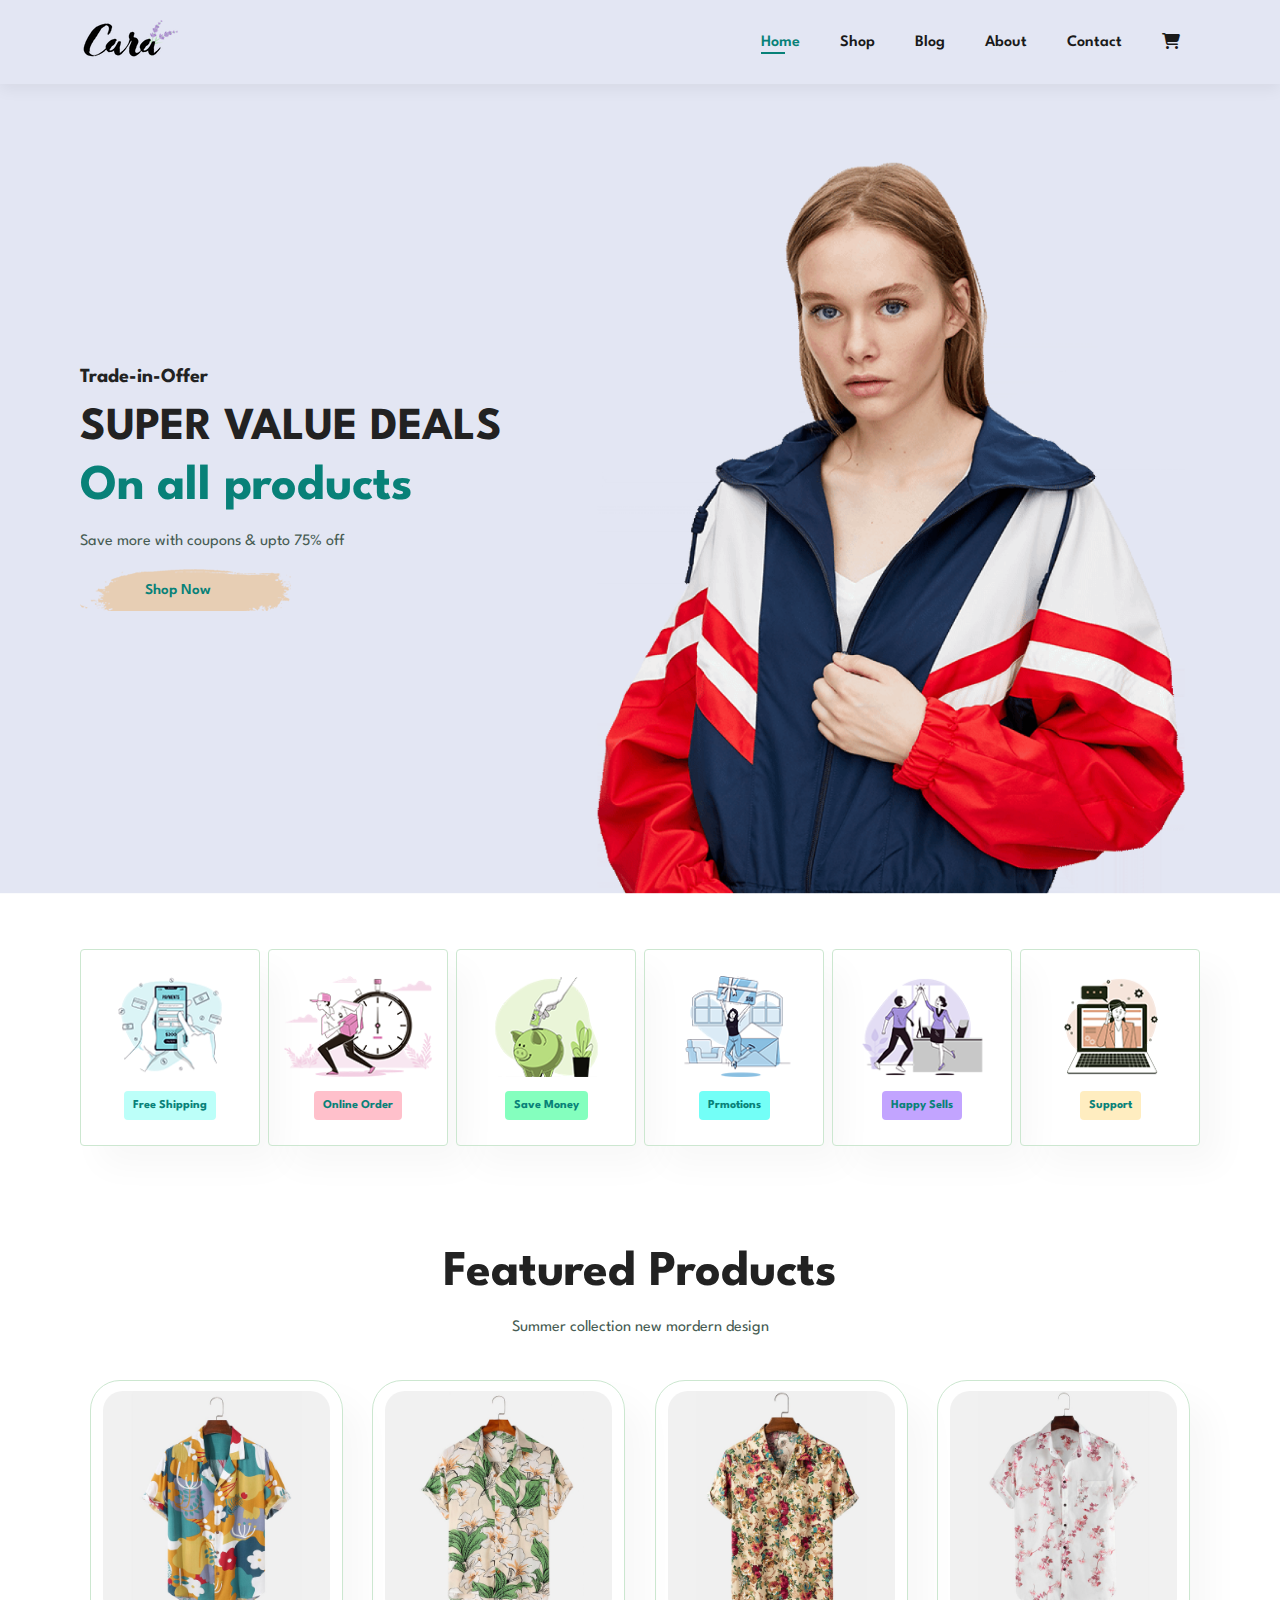
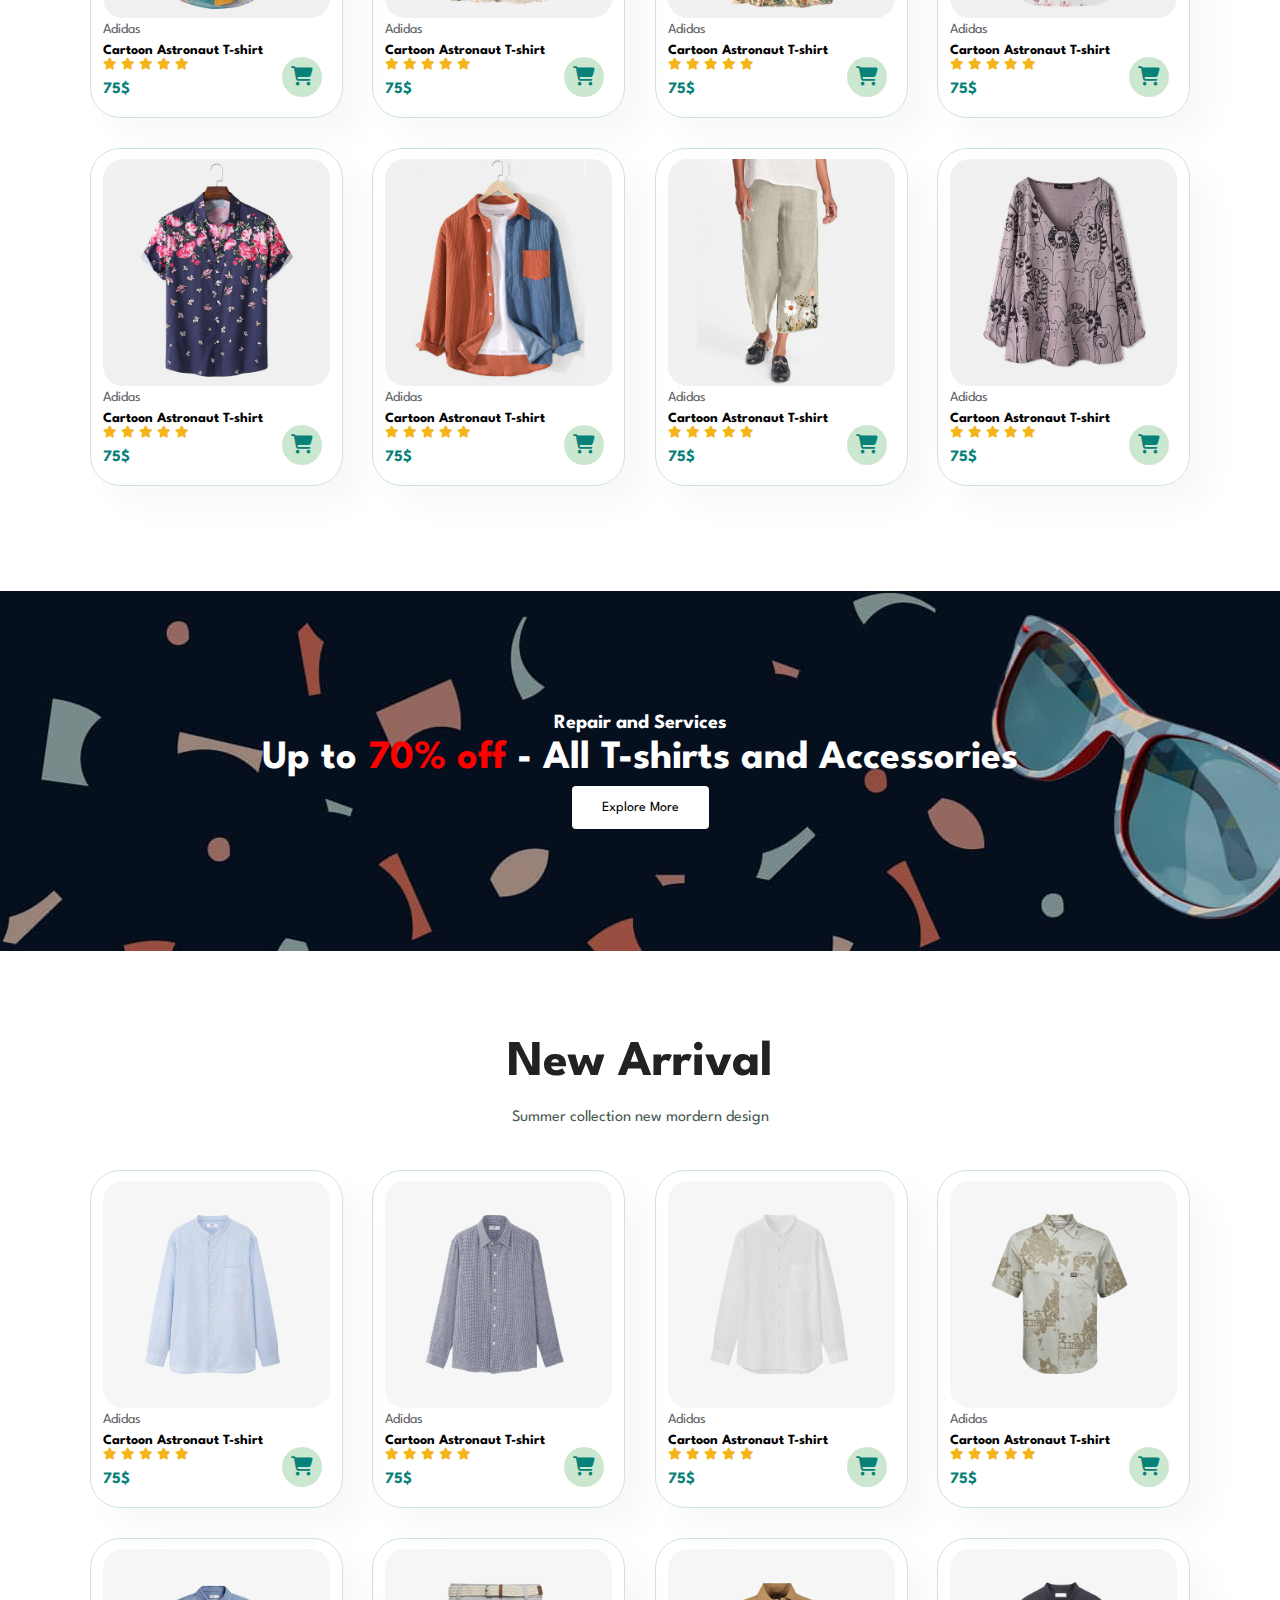
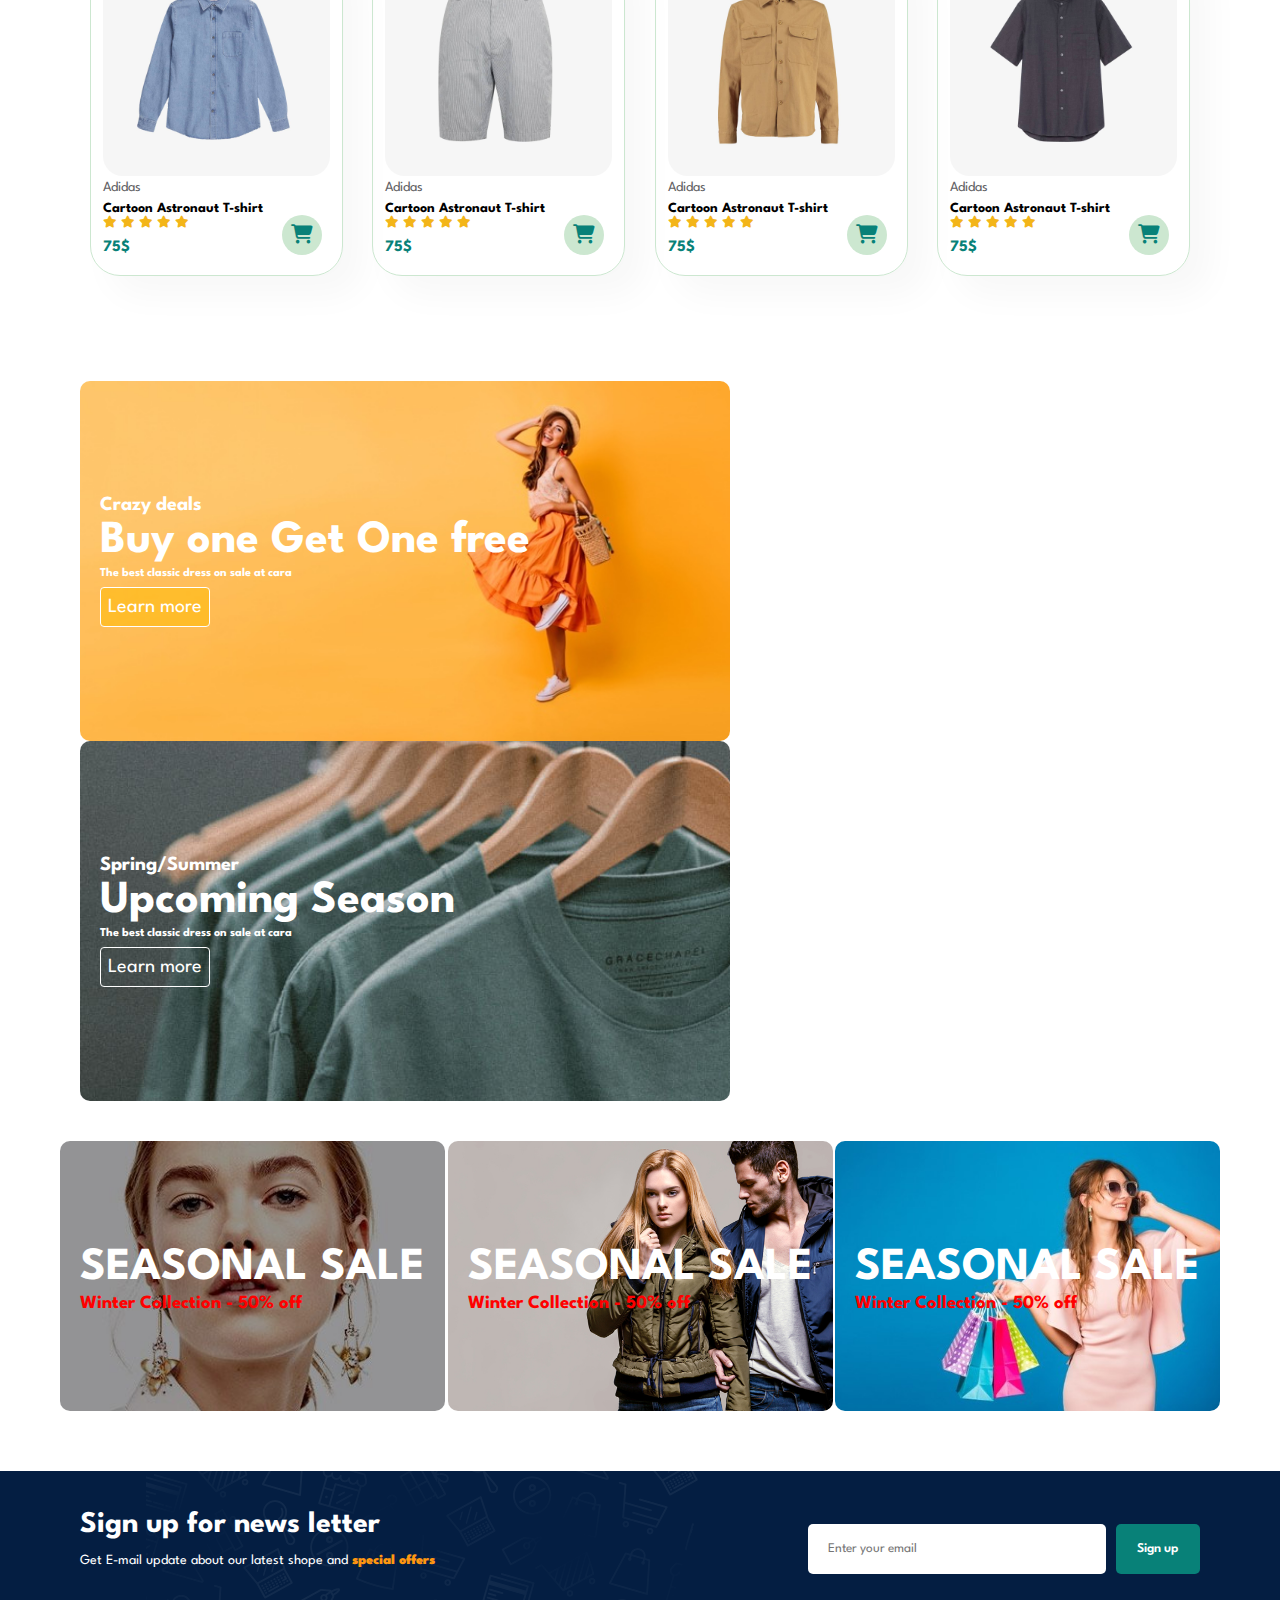
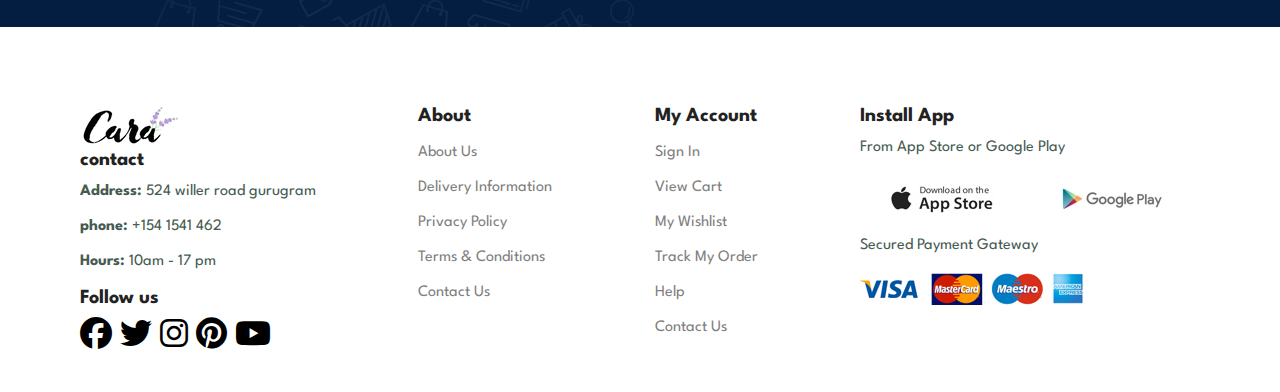
<file: index.html>
<!DOCTYPE html>
<html lang="en">

    <head>
        <meta charset="UTF-8">
        <meta http-equiv="X-UA-Compatible" content="IE=edge">
        <meta name="viewport" content="width=device-width, initial-scale=1.0">
        <title>Tech2etc Ecommerce Tutorial</title>
        <link rel="stylesheet" href="https://cdnjs.cloudflare.com/ajax/libs/font-awesome/6.4.2/css/all.min.css" />

        <link rel="stylesheet" href="style.css">
    </head>

    <body>
        <section id="header">
                 <a href="#"><img src="img/logo.png" class="logo" alt=""></a>

                 <div>
                    <ul id="navbar">
                        <li><a class="active" href="index.html">Home</a></li> 
                        <li><a href="shop.html">Shop</a></li>
                        <li><a href="blog.html">Blog</a></li>
                        <li><a href="about.html">About</a></li>
                        <li><a href="contact.html">Contact</a></li>
                        <li><a href="cart.html"><i class="fa-solid fa-cart-shopping"></i></a></li>
                    </ul>
                 </div>
        </section>
        
        <section id="hero">
            <h4>Trade-in-Offer</h4>
            <h2>SUPER VALUE DEALS</h2>
            <h1>On all products</h1>
            <p>Save more with coupons & upto 75% off</p>
            <button>Shop Now</button>

        </section>

        <section id="features" class="section-p1">
            <div class="fe-box" >
                <img src="img/features/f1.png" alt="" srcset="">
                <h6>Free Shipping</h6>
            </div>
            <div class="fe-box" >
                <img src="img/features/f2.png" alt="" srcset="">
                <h6>Online Order</h6>
            </div>
            <div class="fe-box" >
                <img src="img/features/f3.png" alt="" srcset="">
                <h6>Save Money</h6>
            </div>
            <div class="fe-box" >
                <img src="img/features/f4.png" alt="" srcset="">
                <h6>Prmotions</h6>
            </div>
            <div class="fe-box" >
                <img src="img/features/f5.png" alt="" srcset="">
                <h6>Happy Sells</h6>
            </div>
            <div class="fe-box" >
                <img src="img/features/f6.png" alt="" srcset="">
                <h6>Support</h6>
            </div>

        </section>

        <section id="product" class="section-p1">
            <h1>Featured Products</h1>
            <p>Summer collection new mordern design</p>
            <div class="pro-cont">
                <div class="pro1">
                    <img src="img/products/f1.jpg" alt="">
                    <div class="des">
                        <span>Adidas</span>
                        <h5>Cartoon Astronaut T-shirt</h5>
                        <div class="star">
                            <i class="fas fa-star"></i>
                            <i class="fas fa-star"></i>
                            <i class="fas fa-star"></i>
                            <i class="fas fa-star"></i>
                            <i class="fas fa-star"></i>
                        </div>
                        <h4>75$</h4>
                    </div>
                    <a href="#" class="cart" ><i class="fa-solid fa-cart-shopping"></i></a>


                </div>

                <div class="pro1">
                    <img src="img/products/f2.jpg" alt="">
                    <div class="des">
                        <span>Adidas</span>
                        <h5>Cartoon Astronaut T-shirt</h5>
                        <div class="star">
                            <i class="fas fa-star"></i>
                            <i class="fas fa-star"></i>
                            <i class="fas fa-star"></i>
                            <i class="fas fa-star"></i>
                            <i class="fas fa-star"></i>
                        </div>
                        <h4>75$</h4>
                    </div>
                    <a href="#" class="cart" ><i class="fa-solid fa-cart-shopping"></i></a>


                </div>

                <div class="pro1">
                    <img src="img/products/f3.jpg" alt="">
                    <div class="des">
                        <span>Adidas</span>
                        <h5>Cartoon Astronaut T-shirt</h5>
                        <div class="star">
                            <i class="fas fa-star"></i>
                            <i class="fas fa-star"></i>
                            <i class="fas fa-star"></i>
                            <i class="fas fa-star"></i>
                            <i class="fas fa-star"></i>
                        </div>
                        <h4>75$</h4>
                    </div>
                    <a href="#" class="cart" ><i class="fa-solid fa-cart-shopping"></i></a>


                </div>

                <div class="pro1">
                    <img src="img/products/f4.jpg" alt="">
                    <div class="des">
                        <span>Adidas</span>
                        <h5>Cartoon Astronaut T-shirt</h5>
                        <div class="star">
                            <i class="fas fa-star"></i>
                            <i class="fas fa-star"></i>
                            <i class="fas fa-star"></i>
                            <i class="fas fa-star"></i>
                            <i class="fas fa-star"></i>
                        </div>
                        <h4>75$</h4>
                    </div>
                    <a href="#" class="cart" ><i class="fa-solid fa-cart-shopping"></i></a>


                </div>

                <div class="pro1">
                    <img src="img/products/f5.jpg" alt="">
                    <div class="des">
                        <span>Adidas</span>
                        <h5>Cartoon Astronaut T-shirt</h5>
                        <div class="star">
                            <i class="fas fa-star"></i>
                            <i class="fas fa-star"></i>
                            <i class="fas fa-star"></i>
                            <i class="fas fa-star"></i>
                            <i class="fas fa-star"></i>
                        </div>
                        <h4>75$</h4>
                    </div>
                    <a href="#" class="cart" ><i class="fa-solid fa-cart-shopping"></i></a>


                </div>

                <div class="pro1">
                    <img src="img/products/f6.jpg" alt="">
                    <div class="des">
                        <span>Adidas</span>
                        <h5>Cartoon Astronaut T-shirt</h5>
                        <div class="star">
                            <i class="fas fa-star"></i>
                            <i class="fas fa-star"></i>
                            <i class="fas fa-star"></i>
                            <i class="fas fa-star"></i>
                            <i class="fas fa-star"></i>
                        </div>
                        <h4>75$</h4>
                    </div>
                    <a href="#" class="cart" ><i class="fa-solid fa-cart-shopping"></i></a>


                </div>

                <div class="pro1">
                    <img src="img/products/f7.jpg" alt="">
                    <div class="des">
                        <span>Adidas</span>
                        <h5>Cartoon Astronaut T-shirt</h5>
                        <div class="star">
                            <i class="fas fa-star"></i>
                            <i class="fas fa-star"></i>
                            <i class="fas fa-star"></i>
                            <i class="fas fa-star"></i>
                            <i class="fas fa-star"></i>
                        </div>
                        <h4>75$</h4>
                    </div>
                    <a href="#" class="cart" ><i class="fa-solid fa-cart-shopping"></i></a>


                </div>

                <div class="pro1">
                    <img src="img/products/f8.jpg" alt="">
                    <div class="des">
                        <span>Adidas</span>
                        <h5>Cartoon Astronaut T-shirt</h5>
                        <div class="star">
                            <i class="fas fa-star"></i>
                            <i class="fas fa-star"></i>
                            <i class="fas fa-star"></i>
                            <i class="fas fa-star"></i>
                            <i class="fas fa-star"></i>
                        </div>
                        <h4>75$</h4>
                    </div>
                    <a href="#" class="cart" ><i class="fa-solid fa-cart-shopping"></i></a>


                </div>

            </div>
        </section>

        <section id="banner" class="section-m1">
            <h4>Repair and Services</h4>
            <h2>Up to <span >70% off</span> - All T-shirts and Accessories</h2>
            <button class="normal">Explore More</button>
        </section>

        <section id="product" class="section-p1">
            <h1>New Arrival</h1>
            <p>Summer collection new mordern design</p>
            <div class="pro-cont">
                <div class="pro1">
                    <img src="img/products/n1.jpg" alt="">
                    <div class="des">
                        <span>Adidas</span>
                        <h5>Cartoon Astronaut T-shirt</h5>
                        <div class="star">
                            <i class="fas fa-star"></i>
                            <i class="fas fa-star"></i>
                            <i class="fas fa-star"></i>
                            <i class="fas fa-star"></i>
                            <i class="fas fa-star"></i>
                        </div>
                        <h4>75$</h4>
                    </div>
                    <a href="#" class="cart" ><i class="fa-solid fa-cart-shopping"></i></a>


                </div>

                <div class="pro1">
                    <img src="img/products/n2.jpg" alt="">
                    <div class="des">
                        <span>Adidas</span>
                        <h5>Cartoon Astronaut T-shirt</h5>
                        <div class="star">
                            <i class="fas fa-star"></i>
                            <i class="fas fa-star"></i>
                            <i class="fas fa-star"></i>
                            <i class="fas fa-star"></i>
                            <i class="fas fa-star"></i>
                        </div>
                        <h4>75$</h4>
                    </div>
                    <a href="#" class="cart" ><i class="fa-solid fa-cart-shopping"></i></a>


                </div>

                <div class="pro1">
                    <img src="img/products/n3.jpg" alt="">
                    <div class="des">
                        <span>Adidas</span>
                        <h5>Cartoon Astronaut T-shirt</h5>
                        <div class="star">
                            <i class="fas fa-star"></i>
                            <i class="fas fa-star"></i>
                            <i class="fas fa-star"></i>
                            <i class="fas fa-star"></i>
                            <i class="fas fa-star"></i>
                        </div>
                        <h4>75$</h4>
                    </div>
                    <a href="#" class="cart" ><i class="fa-solid fa-cart-shopping"></i></a>


                </div>

                <div class="pro1">
                    <img src="img/products/n4.jpg" alt="">
                    <div class="des">
                        <span>Adidas</span>
                        <h5>Cartoon Astronaut T-shirt</h5>
                        <div class="star">
                            <i class="fas fa-star"></i>
                            <i class="fas fa-star"></i>
                            <i class="fas fa-star"></i>
                            <i class="fas fa-star"></i>
                            <i class="fas fa-star"></i>
                        </div>
                        <h4>75$</h4>
                    </div>
                    <a href="#" class="cart" ><i class="fa-solid fa-cart-shopping"></i></a>


                </div>

                <div class="pro1">
                    <img src="img/products/n5.jpg" alt="">
                    <div class="des">
                        <span>Adidas</span>
                        <h5>Cartoon Astronaut T-shirt</h5>
                        <div class="star">
                            <i class="fas fa-star"></i>
                            <i class="fas fa-star"></i>
                            <i class="fas fa-star"></i>
                            <i class="fas fa-star"></i>
                            <i class="fas fa-star"></i>
                        </div>
                        <h4>75$</h4>
                    </div>
                    <a href="#" class="cart" ><i class="fa-solid fa-cart-shopping"></i></a>


                </div>

                <div class="pro1">
                    <img src="img/products/n6.jpg" alt="">
                    <div class="des">
                        <span>Adidas</span>
                        <h5>Cartoon Astronaut T-shirt</h5>
                        <div class="star">
                            <i class="fas fa-star"></i>
                            <i class="fas fa-star"></i>
                            <i class="fas fa-star"></i>
                            <i class="fas fa-star"></i>
                            <i class="fas fa-star"></i>
                        </div>
                        <h4>75$</h4>
                    </div>
                    <a href="#" class="cart" ><i class="fa-solid fa-cart-shopping"></i></a>


                </div>

                <div class="pro1">
                    <img src="img/products/n7.jpg" alt="">
                    <div class="des">
                        <span>Adidas</span>
                        <h5>Cartoon Astronaut T-shirt</h5>
                        <div class="star">
                            <i class="fas fa-star"></i>
                            <i class="fas fa-star"></i>
                            <i class="fas fa-star"></i>
                            <i class="fas fa-star"></i>
                            <i class="fas fa-star"></i>
                        </div>
                        <h4>75$</h4>
                    </div>
                    <a href="#" class="cart" ><i class="fa-solid fa-cart-shopping"></i></a>


                </div>

                <div class="pro1">
                    <img src="img/products/n8.jpg" alt="">
                    <div class="des">
                        <span>Adidas</span>
                        <h5>Cartoon Astronaut T-shirt</h5>
                        <div class="star">
                            <i class="fas fa-star"></i>
                            <i class="fas fa-star"></i>
                            <i class="fas fa-star"></i>
                            <i class="fas fa-star"></i>
                            <i class="fas fa-star"></i>
                        </div>
                        <h4>75$</h4>
                    </div>
                    <a href="#" class="cart" ><i class="fa-solid fa-cart-shopping"></i></a>


                </div>

            </div>
        </section>

        <section id="sm-banner" class="section-p1">
            <div class="banner-box" id="1">
                <h4>Crazy deals</h4>
                <h2>Buy one Get One free</h2>
                <h6>The best classic dress on sale at cara</h6>
                <button class="white">Learn more</button>

            </div>
            <div class="banner-box_2" id="2">
                <h4>Spring/Summer</h4>
                <h2>Upcoming Season</h2>
                <h6>The best classic dress on sale at cara</h6>
                <button class="green">Learn more</button>

            </div>

        </section>

        <section id="banner3">
            <div class="banner-box">
                 <h2>SEASONAL SALE</h2>
                 <h3>Winter Collection - 50% off</h3>
                
            </div>

            <div class="banner-box banner_2">
                <h2>SEASONAL SALE</h2>
                <h3>Winter Collection - 50% off</h3>
               
           </div>

           <div class="banner-box banner_3">
            <h2>SEASONAL SALE</h2>
            <h3>Winter Collection - 50% off</h3>
           
       </div>

        </section>

        <section id="newsletter" class="section-p1 section-m1">
            <div class="news-text">
                <h4>Sign up for news letter</h4>
                <p>Get E-mail update about our latest shope and <span>special offers</span></p>
            </div>
            <div class="form">
                <input type="text" placeholder="Enter your email">
                <button>Sign up</button>
            </div>
        </section>

        <footer class="section-p1">
            <div class="con">

              <img src="img/logo.png" alt="">
              <h4>contact</h4>
              <p><strong>Address:</strong> 524 willer road gurugram</p>
              <p><strong>phone:</strong> +154 1541 462 </p>
              <p><strong>Hours:</strong> 10am - 17 pm</p>

                
                <div class="follow">
                <h4>Follow us</h4>
                <div class="icon">
                    <i class="fab fa-facebook"></i>
                    <i class="fab fa-twitter"></i>
                    <i class="fab fa-instagram"></i>
                    <i class="fab fa-pinterest"></i>
                    <i class="fab fa-youtube"></i>

                </div>

                 </div>
            </div>
            <div class="about">
                <h4>About</h4>
                <a href="#">About Us</a>
                <a href="#">Delivery Information</a>
                <a href="#">Privacy Policy</a>
                <a href="#">Terms & Conditions</a>
                <a href="#">Contact Us</a>
            </div>
            
            <div class="my-account">
                <h4>My Account</h4>
                <a href="#">Sign In</a>
                <a href="#">View Cart</a>
                <a href="#">My Wishlist</a>
                <a href="#">Track My Order</a>
                <a href="#">Help</a>
                <a href="#">Contact Us</a>
            </div>

            <div class="install">
                <h4>Install App</h4>
                <p>From App Store or Google Play</p>
                <div class="dow-button">
                    
                    <img src="img/pay/app.jpg" alt="">
                    <img src="img/pay/play.jpg" alt="">
                
                </div>
                <p>Secured Payment Gateway</p>
                <img src="img/pay/pay.png" alt="">

            </div>
              
        </footer>


        <script src="script.js"></script>
    </body>

</html>
</file>
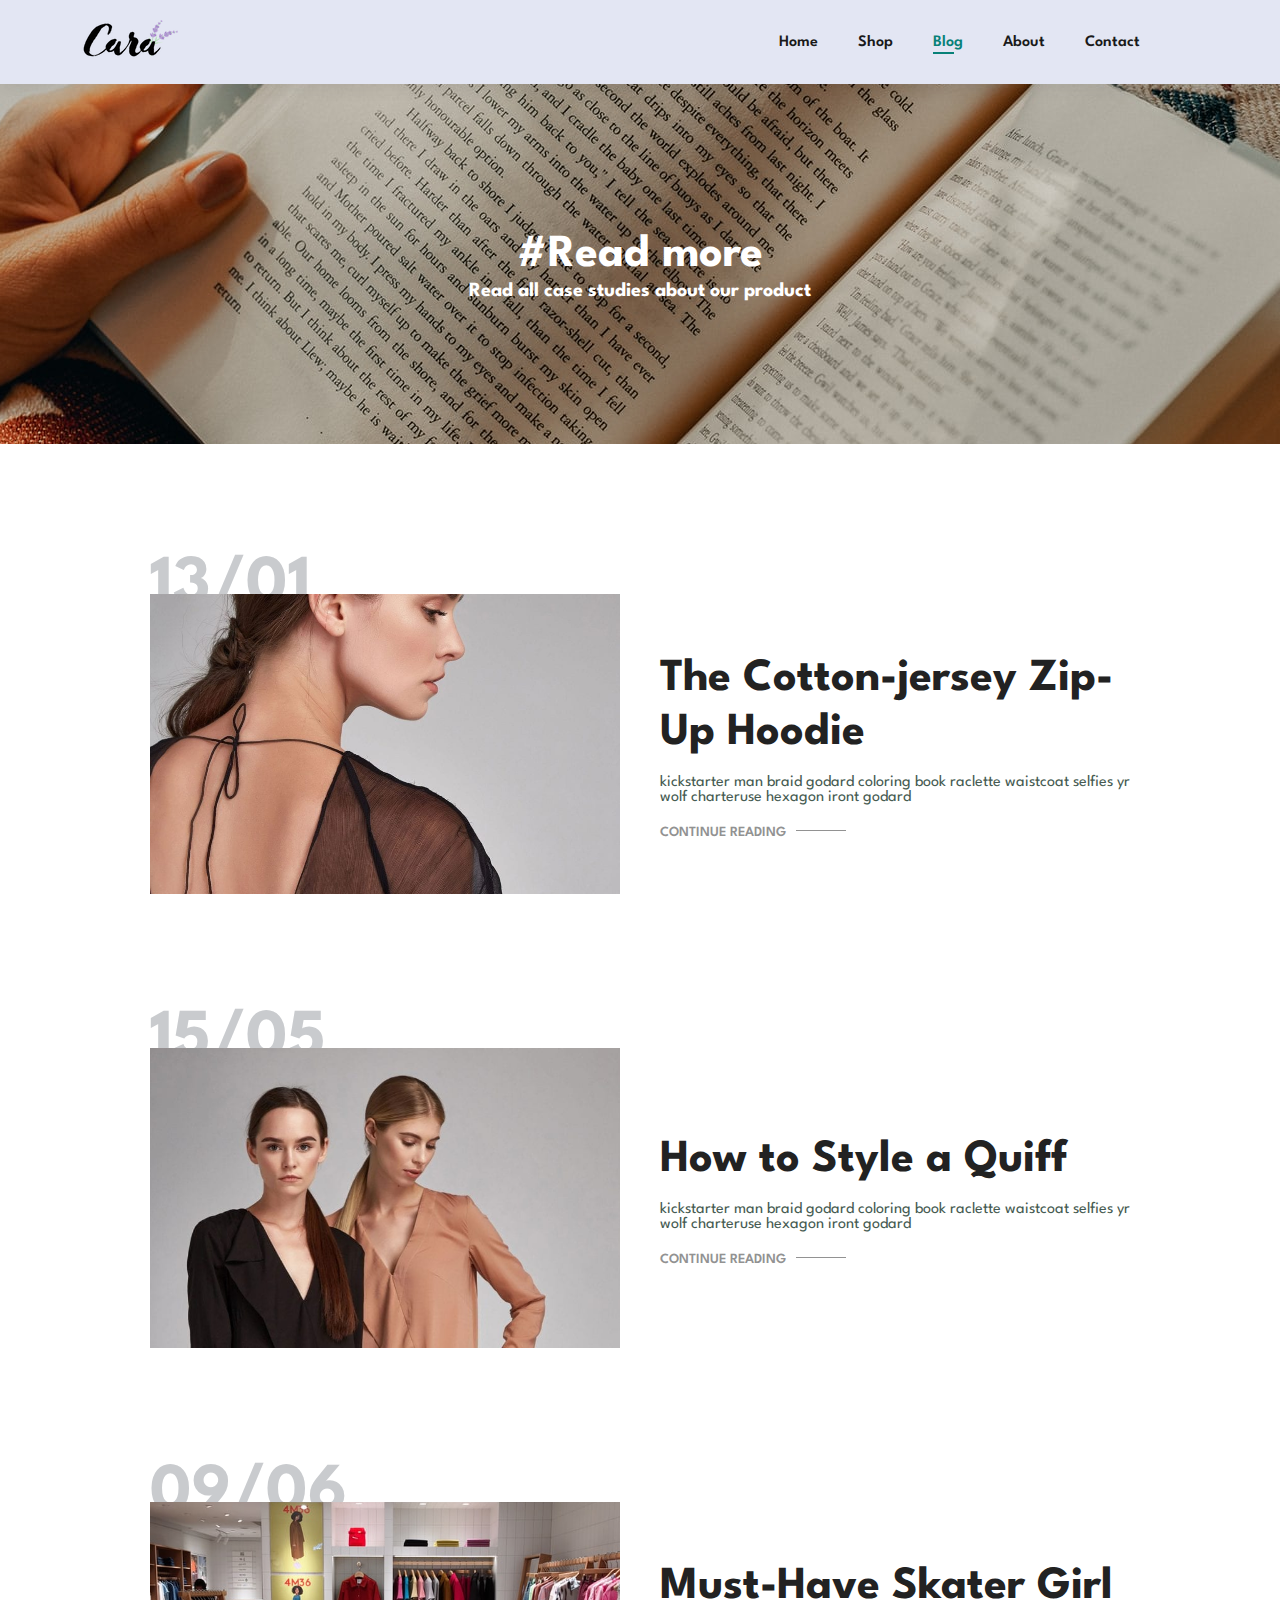
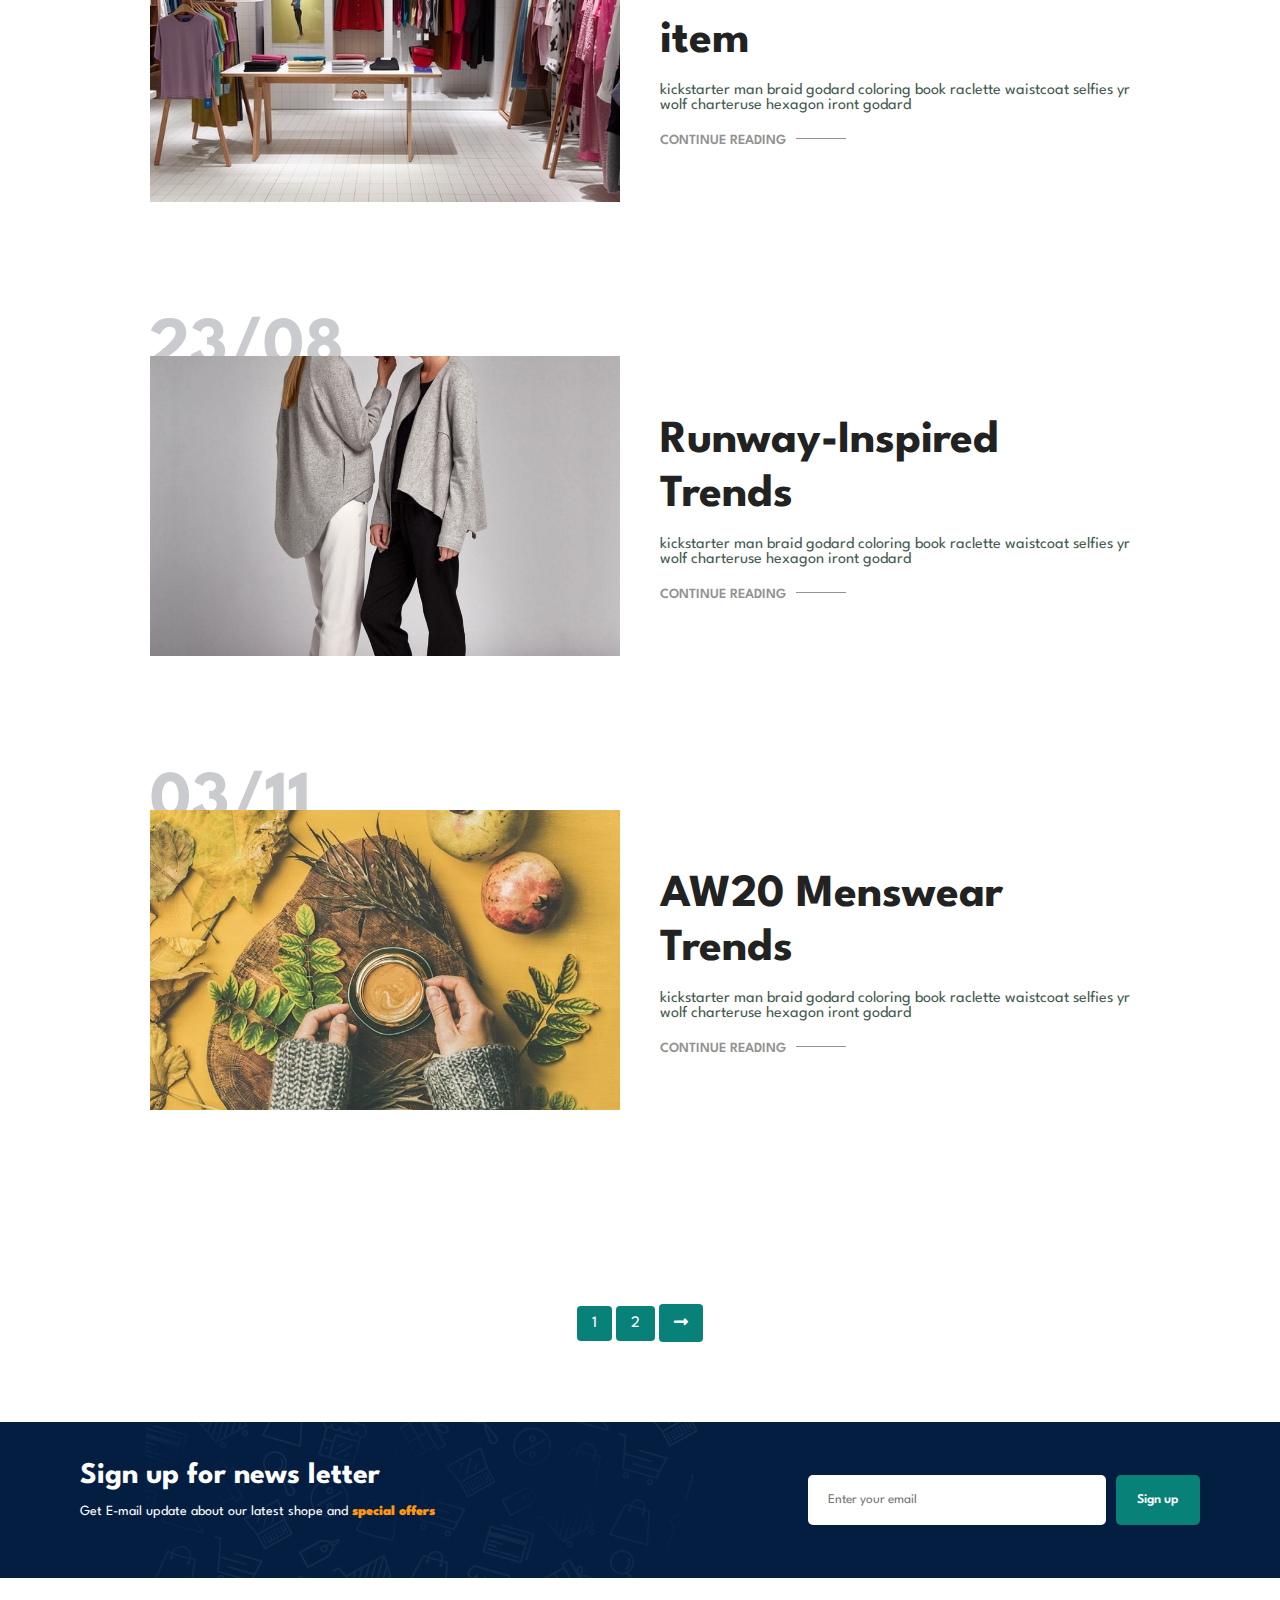
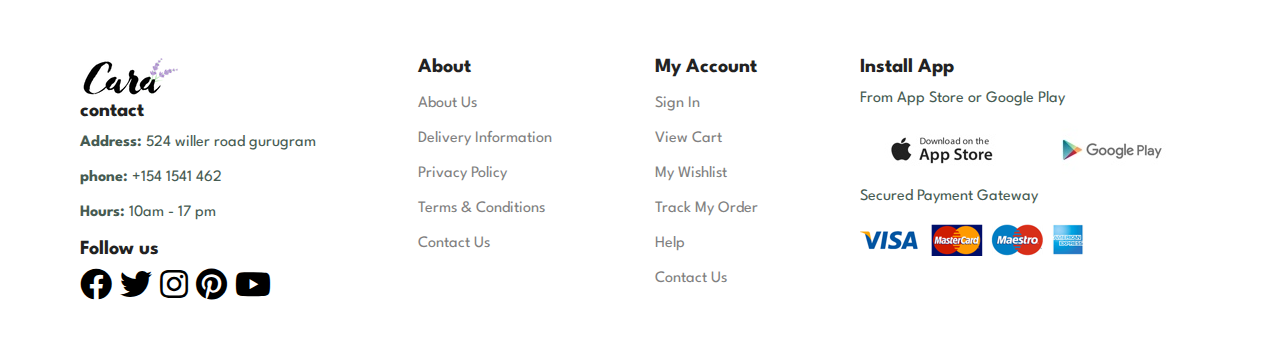
<file: blog.html>
<!DOCTYPE html>
<html lang="en">

<head>
    <meta charset="UTF-8">
    <meta http-equiv="X-UA-Compatible" content="IE=edge">
    <meta name="viewport" content="width=device-width, initial-scale=1.0">
    <title>Tech2etc Ecommerce Tutorial</title>
    <link rel="stylesheet" href="https://pro.fontawesome.com/releases/v5.10.0/css/all.css" />

    <link rel="stylesheet" href="style.css">
</head>

<body>
    <section id="header">
        <a href="#"><img src="img/logo.png" class="logo" alt=""></a>

        <div>
            <ul id="navbar">
                <li><a href="index.html">Home</a></li>
                <li><a href="shop.html">Shop</a></li>
                <li><a class="active" href="blog.html">Blog</a></li>
                <li><a href="about.html">About</a></li>
                <li><a href="contact.html">Contact</a></li>
                <li><a href="cart.html"><i class="fa-solid fa-cart-shopping"></i></a></li>
            </ul>
        </div>
    </section>
    <section id="blog_hero">
        
        <h2>#Read more</h2>
        
        <h4>Read all case studies about our product</h4>
       

    </section>

    <section id="blog">
        <div class="blog-box">
            <div class="blog-img">
                <img src="img/blog/b1.jpg" alt="">

            </div>
            <div class="blog-details">
                <h2>The Cotton-jersey Zip-Up Hoodie</h2>
                <p>kickstarter man braid godard coloring book raclette
                    waistcoat selfies yr wolf charteruse hexagon iront 
                    godard
                </p>
                <a href="#">CONTINUE READING</a>

            </div>
            <h1>13/01</h1>

        </div>
        <div class="blog-box">
            <div class="blog-img">
                <img src="img/blog/b2.jpg" alt="">

            </div>
            <div class="blog-details">
                <h2>How to Style a Quiff</h2>
                <p>kickstarter man braid godard coloring book raclette
                    waistcoat selfies yr wolf charteruse hexagon iront 
                    godard
                </p>
                <a href="#">CONTINUE READING</a>

            </div>
            <h1>15/05</h1>

        </div><div class="blog-box">
            <div class="blog-img">
                <img src="img/blog/b3.jpg" alt="">

            </div>
            <div class="blog-details">
                <h2>Must-Have Skater Girl item</h2>
                <p>kickstarter man braid godard coloring book raclette
                    waistcoat selfies yr wolf charteruse hexagon iront 
                    godard
                </p>
                <a href="#">CONTINUE READING</a>

            </div>
            <h1>09/06</h1>

        </div><div class="blog-box">
            <div class="blog-img">
                <img src="img/blog/b4.jpg" alt="">

            </div>
            <div class="blog-details">
                <h2>Runway-Inspired Trends</h2>
                <p>kickstarter man braid godard coloring book raclette
                    waistcoat selfies yr wolf charteruse hexagon iront 
                    godard
                </p>
                <a href="#">CONTINUE READING</a>

            </div>
            <h1>23/08</h1>

        </div><div class="blog-box">
            <div class="blog-img">
                <img src="img/blog/b6.jpg" alt="">

            </div>
            <div class="blog-details">
                <h2>AW20 Menswear Trends</h2>
                <p>kickstarter man braid godard coloring book raclette
                    waistcoat selfies yr wolf charteruse hexagon iront 
                    godard
                </p>
                <a href="#">CONTINUE READING</a>

            </div>
            <h1>03/11</h1>

        </div>

    </section>

    <section id="pagination" class="section-p1">
        <a href="">1</a>
        <a href="#">2</a>
        <a href="#"><i class="fas fa-long-arrow-alt-right"></i></a>
    </section>

    <section id="newsletter" class="section-p1 section-m1">
        <div class="news-text">
            <h4>Sign up for news letter</h4>
            <p>Get E-mail update about our latest shope and <span>special offers</span></p>
        </div>
        <div class="form">
            <input type="text" placeholder="Enter your email">
            <button>Sign up</button>
        </div>
    </section>

    <footer class="section-p1">
        <div class="con">

          <img src="img/logo.png" alt="">
          <h4>contact</h4>
          <p><strong>Address:</strong> 524 willer road gurugram</p>
          <p><strong>phone:</strong> +154 1541 462 </p>
          <p><strong>Hours:</strong> 10am - 17 pm</p>

            
            <div class="follow">
            <h4>Follow us</h4>
            <div class="icon">
                <i class="fab fa-facebook"></i>
                <i class="fab fa-twitter"></i>
                <i class="fab fa-instagram"></i>
                <i class="fab fa-pinterest"></i>
                <i class="fab fa-youtube"></i>

            </div>

             </div>
        </div>
        <div class="about">
            <h4>About</h4>
            <a href="#">About Us</a>
            <a href="#">Delivery Information</a>
            <a href="#">Privacy Policy</a>
            <a href="#">Terms & Conditions</a>
            <a href="#">Contact Us</a>
        </div>
        
        <div class="my-account">
            <h4>My Account</h4>
            <a href="#">Sign In</a>
            <a href="#">View Cart</a>
            <a href="#">My Wishlist</a>
            <a href="#">Track My Order</a>
            <a href="#">Help</a>
            <a href="#">Contact Us</a>
        </div>

        <div class="install">
            <h4>Install App</h4>
            <p>From App Store or Google Play</p>
            <div class="dow-button">
                
                <img src="img/pay/app.jpg" alt="">
                <img src="img/pay/play.jpg" alt="">
            
            </div>
            <p>Secured Payment Gateway</p>
            <img src="img/pay/pay.png" alt="">

        </div>
          
    </footer>


    <script src="script.js"></script>
</body>

</html>
</file>
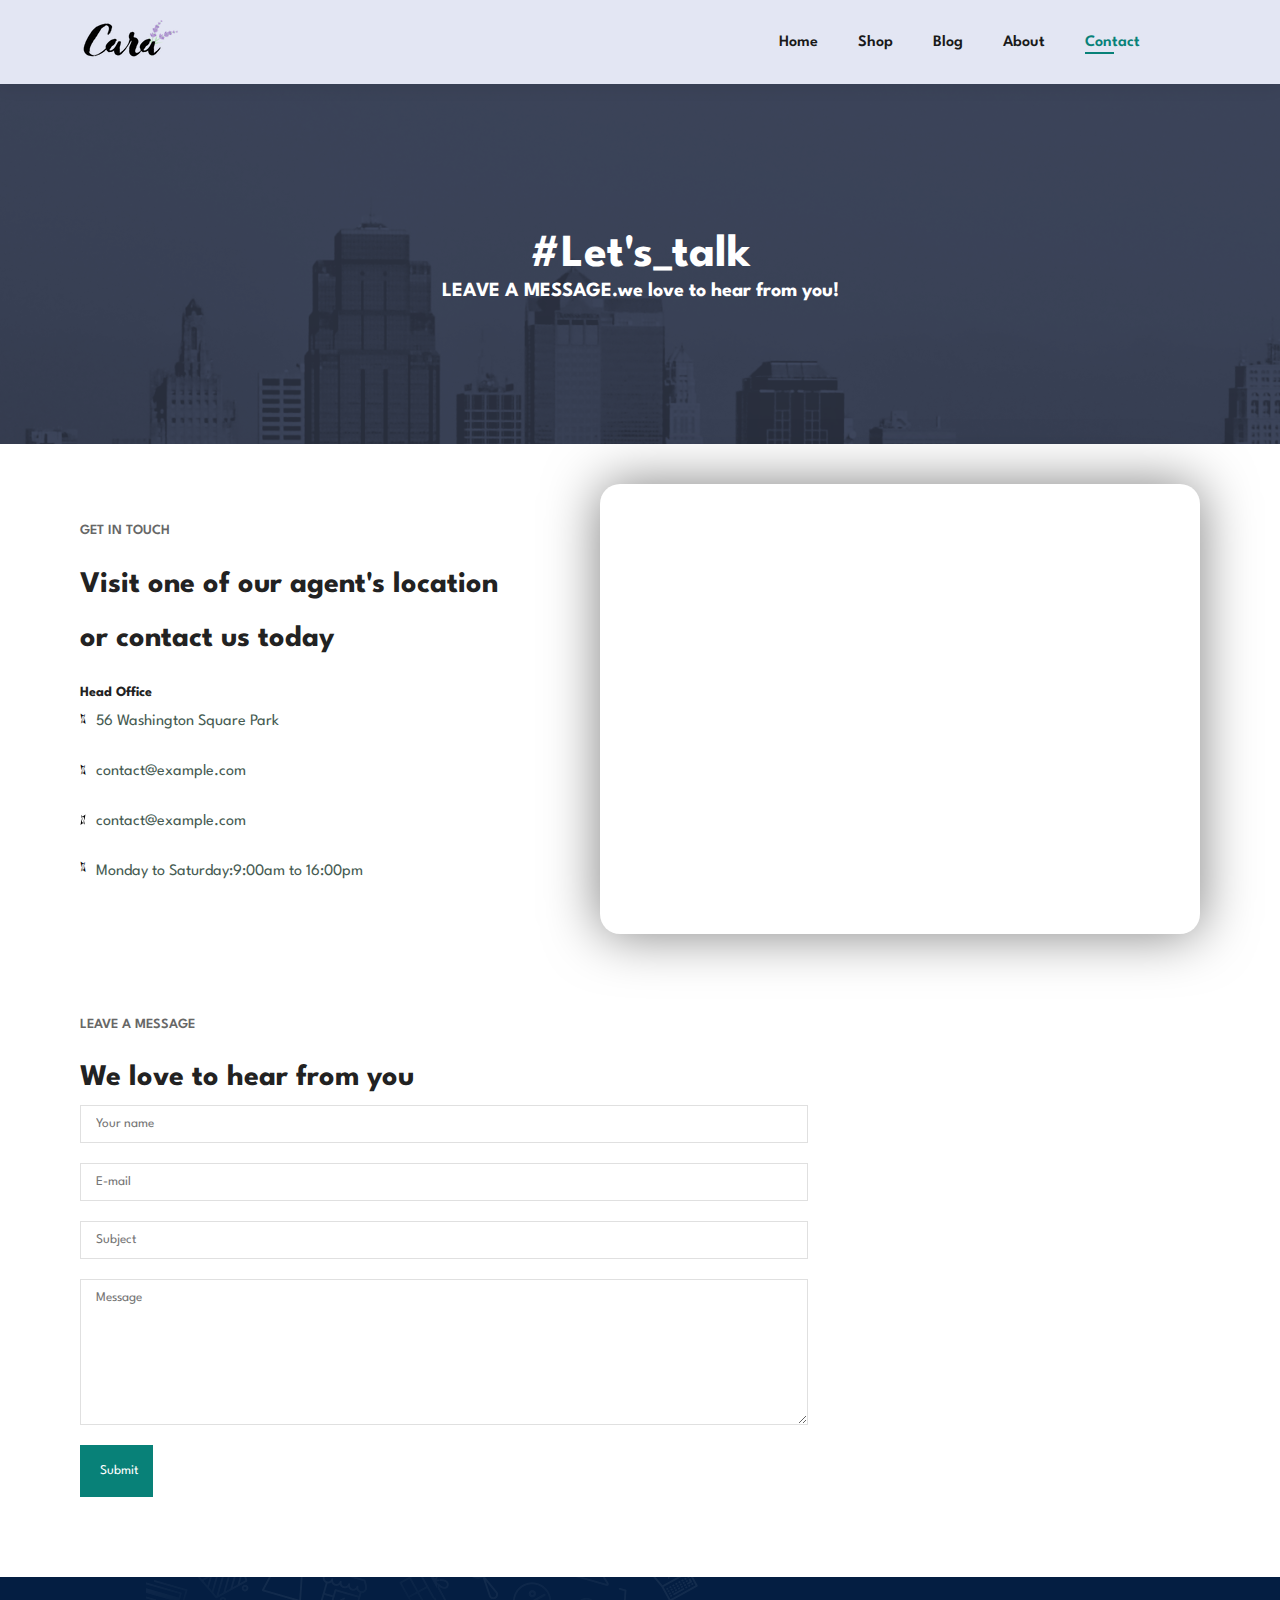
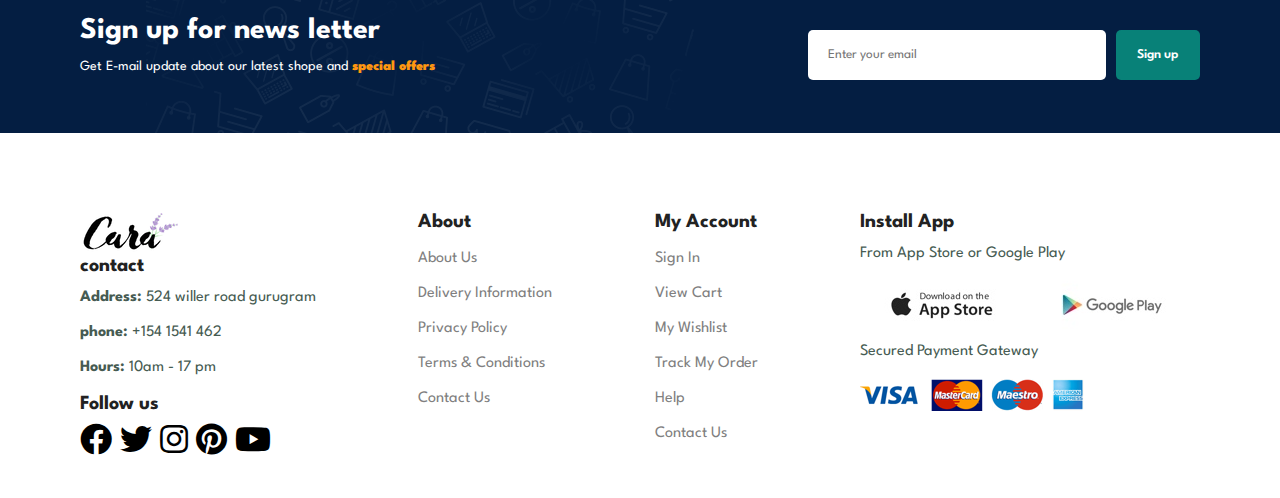
<file: contact.html>
<!DOCTYPE html>
<html lang="en">

<head>
    <meta charset="UTF-8">
    <meta http-equiv="X-UA-Compatible" content="IE=edge">
    <meta name="viewport" content="width=device-width, initial-scale=1.0">
    <title>Tech2etc Ecommerce Tutorial</title>
    <link rel="stylesheet" href="https://pro.fontawesome.com/releases/v5.10.0/css/all.css" />

    <link rel="stylesheet" href="style.css">
</head>

<body>
    <section id="header">
        <a href="#"><img src="img/logo.png" class="logo" alt=""></a>

        <div>
            <ul id="navbar">
                <li><a href="index.html">Home</a></li>
                <li><a href="shop.html">Shop</a></li>
                <li><a href="blog.html">Blog</a></li>
                <li><a href="about.html">About</a></li>
                <li><a class="active" href="contact.html">Contact</a></li>
                <li><a href="cart.html"><i class="fa-solid fa-cart-shopping"></i></a></li>
            </ul>
        </div>
    </section>

    <section id="contact_banner">

        <h2>#Let's_talk</h2>

        <h4>LEAVE A MESSAGE.we love to hear from you! </h4>


    </section>
    <section id="contact-details" class="section-p1">
        <div class="details">
            <span>GET IN TOUCH</span>
            <h2>Visit one of our agent's location or contact us today</h2>
            <h4>Head Office</h4>
            <ul>
                <li>
                    <div><i class="fal fa-map"></i></div>
                    <p>56 Washington Square Park</p>
                </li>
                <li>
                    <div><i class="fal fa-envelope"></i></div>
                    <p>contact@example.com</p>
                </li>
                <li>
                    <div><i class="fal fa-phone"></i></div>
                    <p>contact@example.com</p>
                </li>
                <li>
                    <div><i class="fal fa-clock"></i></div>
                    <p>Monday to Saturday:9:00am to 16:00pm</p>
                </li>
            </ul>
        </div>
        <div class="map">
            <iframe
                src="https://www.google.com/maps/embed?pb=!1m18!1m12!1m3!1d6840.816375582569!2d-73.9920694207791!3d40.731830278717574!2m3!1f0!2f0!3f0!3m2!1i1024!2i768!4f13.1!3m3!1m2!1s0x89c25990e23d7e8d%3A0xfa615edfd1b67e18!2sWashington%20Square%20Park!5e0!3m2!1sen!2sin!4v1693039645408!5m2!1sen!2sin"
                width="600" height="450" style="border:0;" allowfullscreen="" loading="lazy"
                referrerpolicy="no-referrer-when-downgrade"></iframe>
        </div>

    </section>
     
    <section id="form-details" class="section-p1">
        <form action="">
            <span>LEAVE  A MESSAGE</span>
            <h2>We love to hear from you</h2>
            <input type="text" placeholder="Your name">
            <input type="text" placeholder="E-mail">
            <input type="text" placeholder="Subject">
            <textarea name="" id="" cols="30" rows="10" placeholder="Message"></textarea>
            <button>Submit</button>
        </form>

    </section>

    <section id="newsletter" class="section-p1 section-m1">
        <div class="news-text">
            <h4>Sign up for news letter</h4>
            <p>Get E-mail update about our latest shope and <span>special offers</span></p>
        </div>
        <div class="form">
            <input type="text" placeholder="Enter your email">
            <button>Sign up</button>
        </div>
    </section>

    <footer class="section-p1">
        <div class="con">

            <img src="img/logo.png" alt="">
            <h4>contact</h4>
            <p><strong>Address:</strong> 524 willer road gurugram</p>
            <p><strong>phone:</strong> +154 1541 462 </p>
            <p><strong>Hours:</strong> 10am - 17 pm</p>


            <div class="follow">
                <h4>Follow us</h4>
                <div class="icon">
                    <i class="fab fa-facebook"></i>
                    <i class="fab fa-twitter"></i>
                    <i class="fab fa-instagram"></i>
                    <i class="fab fa-pinterest"></i>
                    <i class="fab fa-youtube"></i>

                </div>

            </div>
        </div>
        <div class="about">
            <h4>About</h4>
            <a href="#">About Us</a>
            <a href="#">Delivery Information</a>
            <a href="#">Privacy Policy</a>
            <a href="#">Terms & Conditions</a>
            <a href="#">Contact Us</a>
        </div>

        <div class="my-account">
            <h4>My Account</h4>
            <a href="#">Sign In</a>
            <a href="#">View Cart</a>
            <a href="#">My Wishlist</a>
            <a href="#">Track My Order</a>
            <a href="#">Help</a>
            <a href="#">Contact Us</a>
        </div>

        <div class="install">
            <h4>Install App</h4>
            <p>From App Store or Google Play</p>
            <div class="dow-button">

                <img src="img/pay/app.jpg" alt="">
                <img src="img/pay/play.jpg" alt="">

            </div>
            <p>Secured Payment Gateway</p>
            <img src="img/pay/pay.png" alt="">

        </div>

    </footer>

    <script src="script.js"></script>
</body>

</html>
</file>
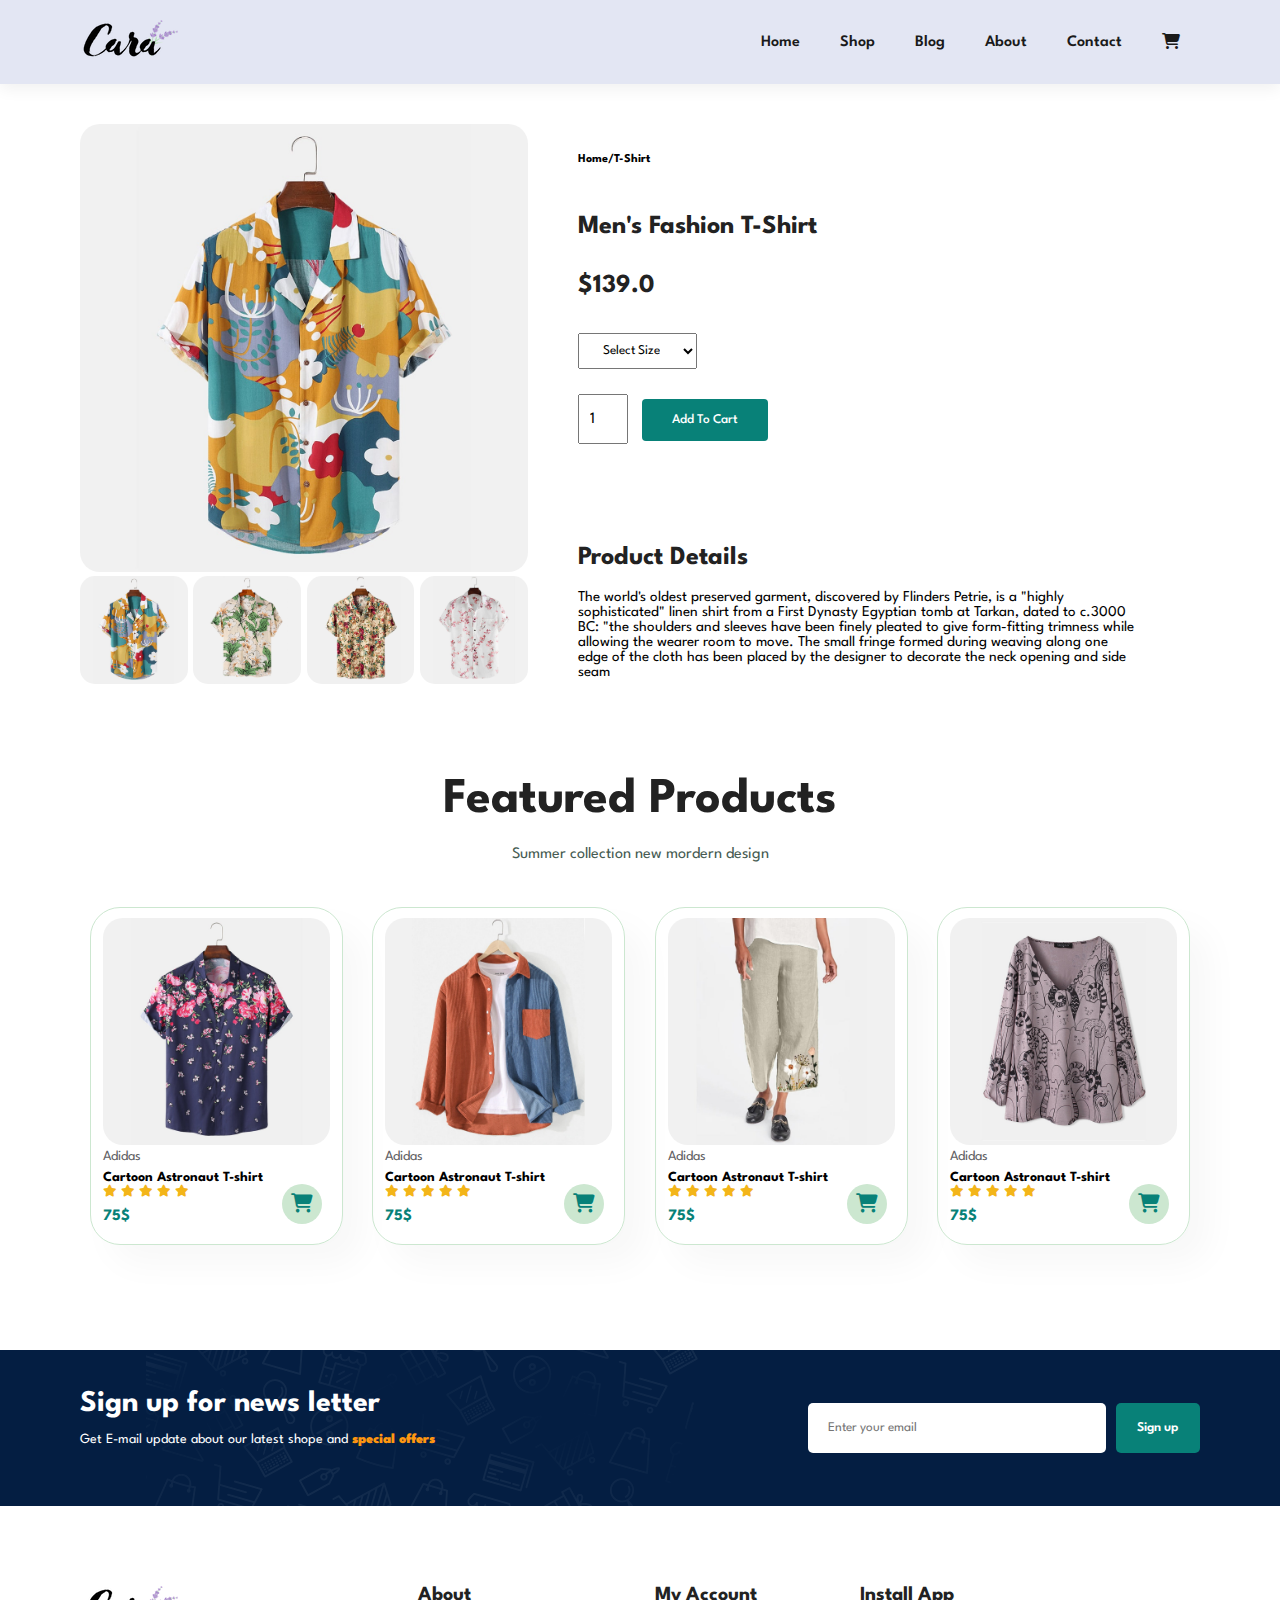
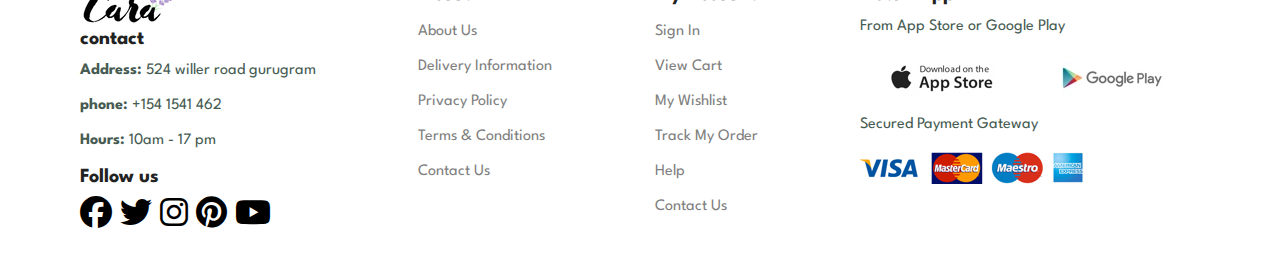
<file: sproduct.html>
<!DOCTYPE html>
<html lang="en">

    <head>
        <meta charset="UTF-8">
        <meta http-equiv="X-UA-Compatible" content="IE=edge">
        <meta name="viewport" content="width=device-width, initial-scale=1.0">
        <title>Tech2etc Ecommerce Tutorial</title>
        <link rel="stylesheet" href="https://cdnjs.cloudflare.com/ajax/libs/font-awesome/6.4.2/css/all.min.css" />

        <link rel="stylesheet" href="style.css">
    </head>

    <body>
        <section id="header">
                 <a href="#"><img src="img/logo.png" class="logo" alt=""></a>

                 <div>
                    <ul id="navbar">
                        <li><a href="index.html">Home</a></li> 
                        <li><a href="shop.html">Shop</a></li>
                        <li><a href="blog.html">Blog</a></li>
                        <li><a href="about.html">About</a></li>
                        <li><a href="contact.html">Contact</a></li>
                        <li><a href="cart.html"><i class="fa-solid fa-cart-shopping"></i></a></li>
                    </ul>
                 </div>
        </section>

        <section id="prodetails" class="section-p1">
            <div class="pro-single-image">
                <img src="img/products/f1.jpg" width="100%" id="mainimg" alt="">

            
               <div class="small-image-group">
                <div class="small-image-col">
                    <img src="img/products/f1.jpg" width="100%" class="small-img" alt="">

                </div>
                <div class="small-image-col">
                    <img src="img/products/f2.jpg" width="100%" class="small-img" alt="">

                </div>
                <div class="small-image-col">
                    <img src="img/products/f3.jpg" width="100%" class="small-img" alt="">

                </div>
                <div class="small-image-col">
                    <img src="img/products/f4.jpg" width="100%" class="small-img" alt="">

                </div>
                </div>
            </div>
            
            <div class="single-pro-details">
                <h6>Home/T-Shirt</h6>
                <h4>Men's Fashion T-Shirt</h4>
                <h2>$139.0</h2>
                <select>
                    <option>Select Size</option>
                    <option>XXL</option>
                    <option>XL</option>
                    <option>L</option>
                    <option>M</option>
                    <option>S</option>
                </select>
                <input type="number" value="1">
                <button>Add To Cart</button>
                <h4>Product Details</h4>
                <span>The world's oldest preserved garment, discovered by Flinders Petrie,
                     is a "highly sophisticated" linen shirt from a First Dynasty Egyptian 
                     tomb at Tarkan, dated to c.3000 BC: "the shoulders and sleeves have been 
                     finely pleated to give form-fitting trimness while allowing the wearer room to 
                     move. The small fringe formed during weaving along one edge of the cloth has 
                     been placed by the designer to decorate the neck opening and side seam</span>

            </div>



        </section>

        <section id="product" class="section-p1">
            <h1>Featured Products</h1>
            <p>Summer collection new mordern design</p>
            <div class="pro-cont">
                <div class="pro1">
                    <img src="img/products/f5.jpg" alt="">
                    <div class="des">
                        <span>Adidas</span>
                        <h5>Cartoon Astronaut T-shirt</h5>
                        <div class="star">
                            <i class="fas fa-star"></i>
                            <i class="fas fa-star"></i>
                            <i class="fas fa-star"></i>
                            <i class="fas fa-star"></i>
                            <i class="fas fa-star"></i>
                        </div>
                        <h4>75$</h4>
                    </div>
                    <a href="#" class="cart" ><i class="fa-solid fa-cart-shopping"></i></a>


                </div>

                <div class="pro1">
                    <img src="img/products/f6.jpg" alt="">
                    <div class="des">
                        <span>Adidas</span>
                        <h5>Cartoon Astronaut T-shirt</h5>
                        <div class="star">
                            <i class="fas fa-star"></i>
                            <i class="fas fa-star"></i>
                            <i class="fas fa-star"></i>
                            <i class="fas fa-star"></i>
                            <i class="fas fa-star"></i>
                        </div>
                        <h4>75$</h4>
                    </div>
                    <a href="#" class="cart" ><i class="fa-solid fa-cart-shopping"></i></a>


                </div>

                <div class="pro1">
                    <img src="img/products/f7.jpg" alt="">
                    <div class="des">
                        <span>Adidas</span>
                        <h5>Cartoon Astronaut T-shirt</h5>
                        <div class="star">
                            <i class="fas fa-star"></i>
                            <i class="fas fa-star"></i>
                            <i class="fas fa-star"></i>
                            <i class="fas fa-star"></i>
                            <i class="fas fa-star"></i>
                        </div>
                        <h4>75$</h4>
                    </div>
                    <a href="#" class="cart" ><i class="fa-solid fa-cart-shopping"></i></a>


                </div>

                <div class="pro1">
                    <img src="img/products/f8.jpg" alt="">
                    <div class="des">
                        <span>Adidas</span>
                        <h5>Cartoon Astronaut T-shirt</h5>
                        <div class="star">
                            <i class="fas fa-star"></i>
                            <i class="fas fa-star"></i>
                            <i class="fas fa-star"></i>
                            <i class="fas fa-star"></i>
                            <i class="fas fa-star"></i>
                        </div>
                        <h4>75$</h4>
                    </div>
                    <a href="#" class="cart" ><i class="fa-solid fa-cart-shopping"></i></a>


                </div>

            </div>
        </section>
        
        <section id="newsletter" class="section-p1 section-m1">
            <div class="news-text">
                <h4>Sign up for news letter</h4>
                <p>Get E-mail update about our latest shope and <span>special offers</span></p>
            </div>
            <div class="form">
                <input type="text" placeholder="Enter your email">
                <button>Sign up</button>
            </div>
        </section>

        <footer class="section-p1">
            <div class="con">

              <img src="img/logo.png" alt="">
              <h4>contact</h4>
              <p><strong>Address:</strong> 524 willer road gurugram</p>
              <p><strong>phone:</strong> +154 1541 462 </p>
              <p><strong>Hours:</strong> 10am - 17 pm</p>

                
                <div class="follow">
                <h4>Follow us</h4>
                <div class="icon">
                    <i class="fab fa-facebook"></i>
                    <i class="fab fa-twitter"></i>
                    <i class="fab fa-instagram"></i>
                    <i class="fab fa-pinterest"></i>
                    <i class="fab fa-youtube"></i>

                </div>

                 </div>
            </div>
            <div class="about">
                <h4>About</h4>
                <a href="#">About Us</a>
                <a href="#">Delivery Information</a>
                <a href="#">Privacy Policy</a>
                <a href="#">Terms & Conditions</a>
                <a href="#">Contact Us</a>
            </div>
            
            <div class="my-account">
                <h4>My Account</h4>
                <a href="#">Sign In</a>
                <a href="#">View Cart</a>
                <a href="#">My Wishlist</a>
                <a href="#">Track My Order</a>
                <a href="#">Help</a>
                <a href="#">Contact Us</a>
            </div>

            <div class="install">
                <h4>Install App</h4>
                <p>From App Store or Google Play</p>
                <div class="dow-button">
                    
                    <img src="img/pay/app.jpg" alt="">
                    <img src="img/pay/play.jpg" alt="">
                
                </div>
                <p>Secured Payment Gateway</p>
                <img src="img/pay/pay.png" alt="">

            </div>
              
        </footer>
        <script>
            var Mainimg = document.getElementById("mainimg");
            var smallimg = document.getElementsByClassName("small-img");

            smallimg[0].onclick = function(){
                Mainimg.src = smallimg[0].src;
            }
            smallimg[1].onclick = function(){
                Mainimg.src = smallimg[1].src;
            }
            smallimg[2].onclick = function(){
                Mainimg.src = smallimg[2].src;
            }
            smallimg[3].onclick = function(){
                Mainimg.src = smallimg[3].src;
            }

            


        </script>


        <script src="script.js"></script>
    </body>

</html>
</file>
<file: style.css>
@import url("https://fonts.googleapis.com/css2?family=Spartan:wght@100;200;300;400;500;600;700;800;900&display=swap");

* {
  margin: 0;
  padding: 0;
  box-sizing: border-box;
  font-family: "Spartan", sans-serif;
}

html {
  scroll-behavior: smooth;
}

/* Global Styles */

h1 {
  font-size: 50px;
  line-height: 64px;
  color: #222;
}

h2 {
  font-size: 46px;
  line-height: 54px;
  color: #222;
}

h4 {
  font-size: 20px;
  color: #222;
}

h6 {
  font-weight: 700;
  font-size: 12px;
}

p {
  font-size: 16px;
  color: #465b52;
  margin: 15px 0 20px 0;
}

button.normal {
  font-size: 14px;
  background-color: white;
  color: black;
  padding: 15px 30px;
  border-radius: 4px;
  border: none;
  cursor: pointer;
  font-weight: 400;
}

button.normal:hover {
  background-color: #088178;
  color: white;
  transition: 0.3s ease;
}

.section-p1 {
  padding: 40px 80px;
}

.section-m1 {
  margin: 40px 0;
}

body {
  width: 100%;
}

#header {
  display: flex;
  align-items: center;
  justify-content: space-between;
  padding: 20px 80px;
  background-color: #E3E6F3;
  box-shadow: 0px 5px 15px rgba(0, 0, 0, 0.06);
  z-index: 999;
  position: sticky;
}

#navbar {
  display: flex;
  align-items: center;
  justify-content: space-between;

}


#navbar li {
  list-style: none;
  padding: 0 20px 0 20px;
  position: relative;


}

#navbar li a {
  text-decoration: none;
  font-size: 16px;
  font-weight: 600;
  color: #1a1a1a;
  transition: 0.3s ease;
}

#navbar li a:hover,
#navbar li a.active {
  color: #088178;
}

#navbar li a::after {
  content: '';
  background-color: #088178;
  width: 0%;
  height: 2px;
  position: absolute;
  bottom: -4px;
  left: 20px;
  transition: 0.4s ease;
}

#navbar li a.active::after,
#navbar li a:hover::after {
  width: 30%;
}

#hero {
  background-image: url(img/hero4.png);
  height: 90vh;
  width: 100%;
  background-size: cover;
  background-position: top 25% right 0;
  padding: 0px 80px;
  display: flex;
  flex-direction: column;
  align-items: flex-start;
  justify-content: center;

}

#hero h4 {
  padding-bottom: 15px;

}

#hero h1 {
  color: #088178;
}

#hero button {
  background-image: url(img/button.png );
  background-color: transparent;
  color: #088178;
  border: 0;
  font-weight: 600;
  padding: 14px 80px 14px 65px;
  background-repeat: no-repeat;
  cursor: pointer;
  font-size: 15px;
}

#features {
  display: flex;
  align-items: center;
  justify-content: space-between;
}

#features .fe-box img {
  width: 100%;
  margin-bottom: 10px;
}

#features .fe-box {
  width: 180px;
  text-align: center;
  padding: 25px 15px;
  box-shadow: 20px 20px 34px rgba(0, 0, 0, 0.03);
  border: 1px solid #cce7d0;
  border-radius: 4px;
  margin: 15px 0px;
}

#features .fe-box:hover {
  box-shadow: 10px 10px 54px rgba(70, 62, 221, 0.1);
}

#features .fe-box h6 {
  display: inline-block;
  padding: 9px 9px;
  /* border: 4px solid black; */
  color: #088178;
  background-color: rgb(188, 255, 249);
  border-radius: 4px;
}

#features .fe-box:nth-child(2) h6 {
  background-color: pink;
}

#features .fe-box:nth-child(3) h6 {
  background-color: rgb(132, 255, 190);
}

#features .fe-box:nth-child(4) h6 {
  background-color: rgb(115, 255, 247);
}

#features .fe-box:nth-child(5) h6 {
  background-color: rgb(194, 164, 255);
}

#features .fe-box:nth-child(6) h6 {
  background-color: rgb(255, 237, 192);
}

#product {
  text-align: center;
}

#product .pro1 {
  width: 23%;
  min-width: 250px;
  padding: 10px 12px;
  border: 1px solid #cce7d0;
  box-shadow: 20px 20px 34px rgba(0, 0, 0, 0.03);
  cursor: pointer;
  margin: 15px 0px;
  transition: 0.15s ease-in;
  position: relative;
  border-radius: 30px;

}

#product .pro1:hover {
  scale: 1.05;
  box-shadow: 10px 10px 54px rgba(0, 0, 0, 0.1);


}

#product .pro1 img {
  width: 100%;
  border-radius: 20px;
}

#product .pro1 .des {
  text-align: start;

}

#product .pro1 .des span {
  color: #606063;
  font-size: 14px;
}

#product .pro1 .des h5 {
  padding-top: 7px;
  font-size: 14px;
}

#product .pro1 .des i {
  font-size: 12px;
  color: rgb(243, 181, 25)
}

#product .pro1 h4 {
  color: #088178;
  font-size: 16px;
  padding: 10px 0px;

}

#product .pro1 .cart {
  width: 40px;
  height: 40px;
  border-radius: 50px;
  line-height: 40px;
  font-weight: 500;
  font-size: 25px;
  color: #088178;
  background-color: #cce7d0;
  position: absolute;
  bottom: 20px;
  right: 20px;
  transition: 0.4s;
}

#product .pro1 .cart i {
  font-size: 1.2rem;
  transition: 0.4s;
}

#product .pro1 .cart:hover {
  background-color: #088178;
}

#product .pro1 .cart:hover i {
  color: white;
}

#product .pro-cont {
  display: flex;
  justify-content: space-between;
  align-items: center;
  padding: 10px;
  flex-wrap: wrap;
}

#banner {
  display: flex;
  flex-direction: column;
  align-items: center;
  justify-content: center;
  text-align: center;
  background-image: url(img/banner/b2.jpg);
  width: 100%;
  height: 40vh;
  background-size: cover;
  background-position: center;

}

#banner h4 {
  color: white;
  font-size: 20px;
}

#banner h2 {
  color: white;
  font-size: 40px;

}

#banner h2 span {
  color: red;
}

#sm-banner {
  display: flex;
  justify-content: space-between;
  flex-wrap: wrap;
}

#sm-banner .banner-box {
  min-width: 650px;
  height: 40vh;
  background-image: url(img/banner/b17.jpg);
  background-size: cover;
  padding: 20px 20px;
  display: flex;
  flex-direction: column;
  justify-content: center;
  align-items: flex-start;
  padding: 20px 20px;
  border-radius: 10px;
  background-position: center;


}

#sm-banner .banner-box:hover button.white {
  border: 1px solid black;
  color: black;


}

#sm-banner .banner-box h4,
#sm-banner .banner-box h2,
#sm-banner .banner-box h6,
#sm-banner .banner-box_2 h4,
#sm-banner .banner-box_2 h2,
#sm-banner .banner-box_2 h6 {
  color: white;

}

#sm-banner .banner-box button.white {
  font-size: 20px;
  background-color: rgba(255, 187, 0, 0.5);
  color: rgb(255, 255, 255);
  border: 1px solid rgb(255, 255, 255);
  padding: 10px 7px;
  border-radius: 4px;
  margin-top: 8px;
  transition: 0.3s ease;
}

#sm-banner .banner-box_2 button.green {
  font-size: 20px;
  background-color: rgba(0, 167, 31, 0);
  color: rgb(255, 255, 255);
  border: 1px solid rgb(255, 255, 255);
  padding: 10px 7px;
  border-radius: 4px;
  margin-top: 8px;
  transition: 0.3s ease;

}

#sm-banner .banner-box_2:hover button.green {
  border: 1px solid rgb(0, 0, 0);
  color: black;


}

#sm-banner .banner-box_2 {
  min-width: 650px;
  height: 40vh;
  background-image: url(img/banner/b10.jpg);
  background-size: cover;
  padding: 20px 20px;
  display: flex;
  flex-direction: column;
  justify-content: center;
  align-items: flex-start;
  padding: 20px 20px;
  border-radius: 10px;
  background-position: center;


}


#banner3 {
  display: flex;
  justify-content: space-between;
  flex-wrap: wrap;
  padding: 0px 60px;
}

#banner3 .banner-box {

  min-width: 30%;
  height: 30vh;
  background-image: url(img/banner/b7.jpg);
  display: flex;
  flex-direction: column;
  justify-content: center;
  align-items: flex-start;
  padding: 20px;
  background-size: cover;
  background-position: center;
  margin-bottom: 20px;
  transition: 0.3s;
  border-radius: 10px;

}

#banner3 .banner-box:hover {
  scale: 1.01;

}

#banner3 h2 {
  color: white;
}

#banner3 h3 {
  color: red;
}

#banner3 .banner_2 {
  background-image: url(img/banner/b4.jpg);
}

#banner3 .banner_3 {
  background-image: url(img/banner/b18.jpg);
}

#newsletter {
  display: flex;
  justify-content: space-between;
  align-items: center;
  flex-wrap: wrap;
  background-image: url(img/banner/b14.png);
  background-repeat: no-repeat;
  background-position: 20% 30%;
  background-color: #041e42;
}

#newsletter h4 {
  color: white;
  font-size: 30px;
}

#newsletter p {
  color: white;
  font-size: 14px;

}

#newsletter span {
  color: rgb(255, 151, 16);
  font-weight: 1000;
}

#newsletter .form {
  height: 50px;
  width: 35%;
  font-size: 15px;
  outline: none;
  display: flex;
  align-items: stretch;
  font-size: 1rem;
}

#newsletter .form input {
  flex: 4;
  padding: 0px 20px;
  outline: none;
  color: gray;
  background-color: white;
  border: none;
  border-radius: 5px;
  margin-right: 10px;
}

#newsletter .form button {
  flex: 1;
  padding: 0px 10px;
  outline: none;
  background-color: #088178;
  color: white;
  border: none;
  border-radius: 5px;
  cursor: pointer;
  font-weight: 600;
  transition: 0.3s ease;
}

#newsletter .form button:hover {
  scale: 1.04;
}

#newsletter .form button:active {
  scale: 1.02;
}

footer {
  display: flex;
  justify-content: space-between;
  align-items: top;


}

footer .about,
footer .my-account {
  display: flex;
  flex-direction: column;
  align-items: flex-start;


}

footer .about a,
footer .my-account a {
  text-decoration: none;

  color: grey;
  padding-top: 20px;
  font-weight: 400;
}

footer .install .dow-button {

  display: flex;
}

footer .icon {
  margin-top: 10px;
  font-size: 2rem;
}

/* shop page  */

#shop-hero {
  background-image: url(img/banner/b1.jpg);
  height: 40vh;
  width: 100%;
  background-size: cover;
  display: flex;
  flex-direction: column;
  justify-content: center;
  text-align: center;


}

#shop-hero h2 {
  color: white;
  font-size: 40px;
}

#shop-hero p {
  color: white;

}

#pagination {
  display: flex;
  justify-content: center;
  align-items: center;

}

#pagination a {
  text-decoration: none;
  padding: 10px 15px;
  margin: 0 2px;
  background-color: #088178;
  color: white;
  border-radius: 4px;
  transition: 0.3s;
}

#pagination a:hover {
  scale: 1.03;
}

#pagination a:active {
  scale: 1.02;
}

/* sproduct */
#prodetails {
  display: flex;



}

#prodetails .pro-single-image {
  width: 40%;
  margin-right: 50px;

}

#prodetails .pro-single-image #mainimg {
  border-radius: 20px;
}

.small-image-group {

  display: flex;
  justify-content: space-between;
}

.small-image-col {
  flex-basis: 24%;
  cursor: pointer;
}

#prodetails .single-pro-details {
  width: 50%;
  padding-top: 30px;

}

#prodetails .single-pro-details h6 {
  padding: 0px 0px 50px 0px;

}

#prodetails .single-pro-details h4 {
  font-size: 26px;
  padding: 0px 0px 20px 0px;
}

#prodetails .single-pro-details h2 {
  font-size: 26px;
  padding: 0px 0px 20px 0px;
}

#prodetails .single-pro-details select {
  display: block;
  padding: 10px 20px;
  margin-bottom: 25px;
}

#prodetails .single-pro-details input {
  width: 50px;
  height: 50px;
  padding-left: 10px;
  font-size: 16px;
  margin-right: 10px;

}

.small-img {
  border-radius: 15px;
}

#prodetails .single-pro-details button {
  color: white;
  font-weight: 500;
  background-color: #088178;
  border: none;
  padding: 15px 30px;
  border-radius: 4px;
  margin-bottom: 105px;
  transition: 0.3s ease;
}

#prodetails .single-pro-details button:hover {
  scale: 1.05;
}

#prodetails .single-pro-details button:active {
  scale: 1.02;
}

#prodetails .single-pro-details span {

  font-size: 15px;

}

#blog_hero {
  background-image: url(img/banner/b19.jpg);
  background-position: center;
  height: 40vh;
  width: 100%;
  display: flex;
  flex-direction: column;
  justify-content: center;
  align-items: center;
  text-align: center;

}

#blog_hero h2,
#blog_hero h4 {
  color: white;

}

#blog {
  padding: 150px 150px 0px 150px;
}

#blog .blog-box {
  display: flex;
  align-items: center;
  width: 100%;
  position: relative;
  margin-bottom: 150px;
}

#blog .blog-box .blog-img {
  width: 50%;
  margin-right: 40px;

}

#blog img {
  width: 100%;
  height: 300px;
  object-fit: cover;
}

#blog .blog-box .blog-details {
  width: 50%;


}

#blog .blog-box .blog-details a {
  text-decoration: none;
  color: #929292;
  font-weight: 600;
  font-size: 14px;
  position: relative;
  transition: 0.3s ease;

}

#blog .blog-box .blog-details a::after {
  content: "";
  width: 50px;
  height: 1px;
  background-color: #929292;
  position: absolute;
  top: 4px;
  right: -60px;
  transition: 0.3s ease;
}

#blog .blog-box .blog-details a:hover {
  color: #088178;
}

#blog .blog-box .blog-details a:hover::after {
  background-color: #088178;
}

#blog .blog-box h1 {
  top: -40px;
  left: 0px;
  font-size: 70px;
  font-weight: 700;
  color: #c9cbce;
  position: absolute;
  z-index: -1;
}

#about_hero {
  background-image: url(img/about/banner.png);
  height: 40vh;
  width: 100%;
  display: flex;
  flex-direction: column;
  justify-content: center;
  align-items: center;

}

#about_hero h2,
#contact_banner h2 {
  color: white;
}

#about_hero h4,
#contact_banner h4 {
  color: white;
}

#about-head img {
  width: 50%;
  height: auto;
  border-radius: 20px;

}

#about-head {
  display: flex;
  align-items: center;
  gap: 50px;
}

#about-app {
  text-align: center;
}

#about-app a {
  text-decoration: none;
  color: #088178;

}

#about-app .video {
  margin: 50px auto 0px auto;
  width: 70%;
  height: 100%;
}

#about-app video {
  width: 100%;
  height: 100%;
  border-radius: 30px;

}

#contact_banner {
  background-image: url(img/about/banner.png);
  height: 40vh;
  width: 100%;
  display: flex;
  flex-direction: column;
  justify-content: center;
  align-items: center;


}

#contact-details {
  display: flex;
  justify-content: space-between;
  align-items: center;
}

#contact-details .details {
  width: 40%;
}

#contact-details .details ul li {
  display: flex;
  gap: 10px;
}

#contact-details .details li div {
  display: flex;
  align-items: center;
}

#contact-details .details li div i{
  margin-bottom: 5px;
}

#contact-details .details li:first-child div i{
  margin-bottom: 7px;
}

#contact-details .details li:last-child div i{
  margin-bottom: 10px;
}

#contact-details .details li:nth-child(3) div i{
  transform: rotateY(180deg);
}

#contact-details span,#form-details span {
  color: #676767;
  font-weight: 600;
  font-size: 14px;
}

#contact-details h2,#form-details h2 {
  margin-top: 20px;
  font-size: 30px;
}

#contact-details h4 {
  margin-top: 20px;
  font-size: 14px;
}

#contact-details iframe {
  border-radius: 20px;
  box-shadow: 0 0 54px rgba(0, 0, 0, 0.5);
              /* 0 0 54px rgba(0, 0, 0, 0.4); */
}
#form-details form{
    display: flex;
    flex-direction: column;
    width: 65%;

}
#form-details form input,#form-details form textarea{
  width :100%;
  padding: 12px 15px;
  outline: none;
  margin-bottom: 20px;
  border: 1px solid #e0e0e0;

}
#form-details form button{
  padding: 20px 20px;
  background-color: #088178;
  color: white;
  border: none;
  width: 10%;
  ;
}
</file>
